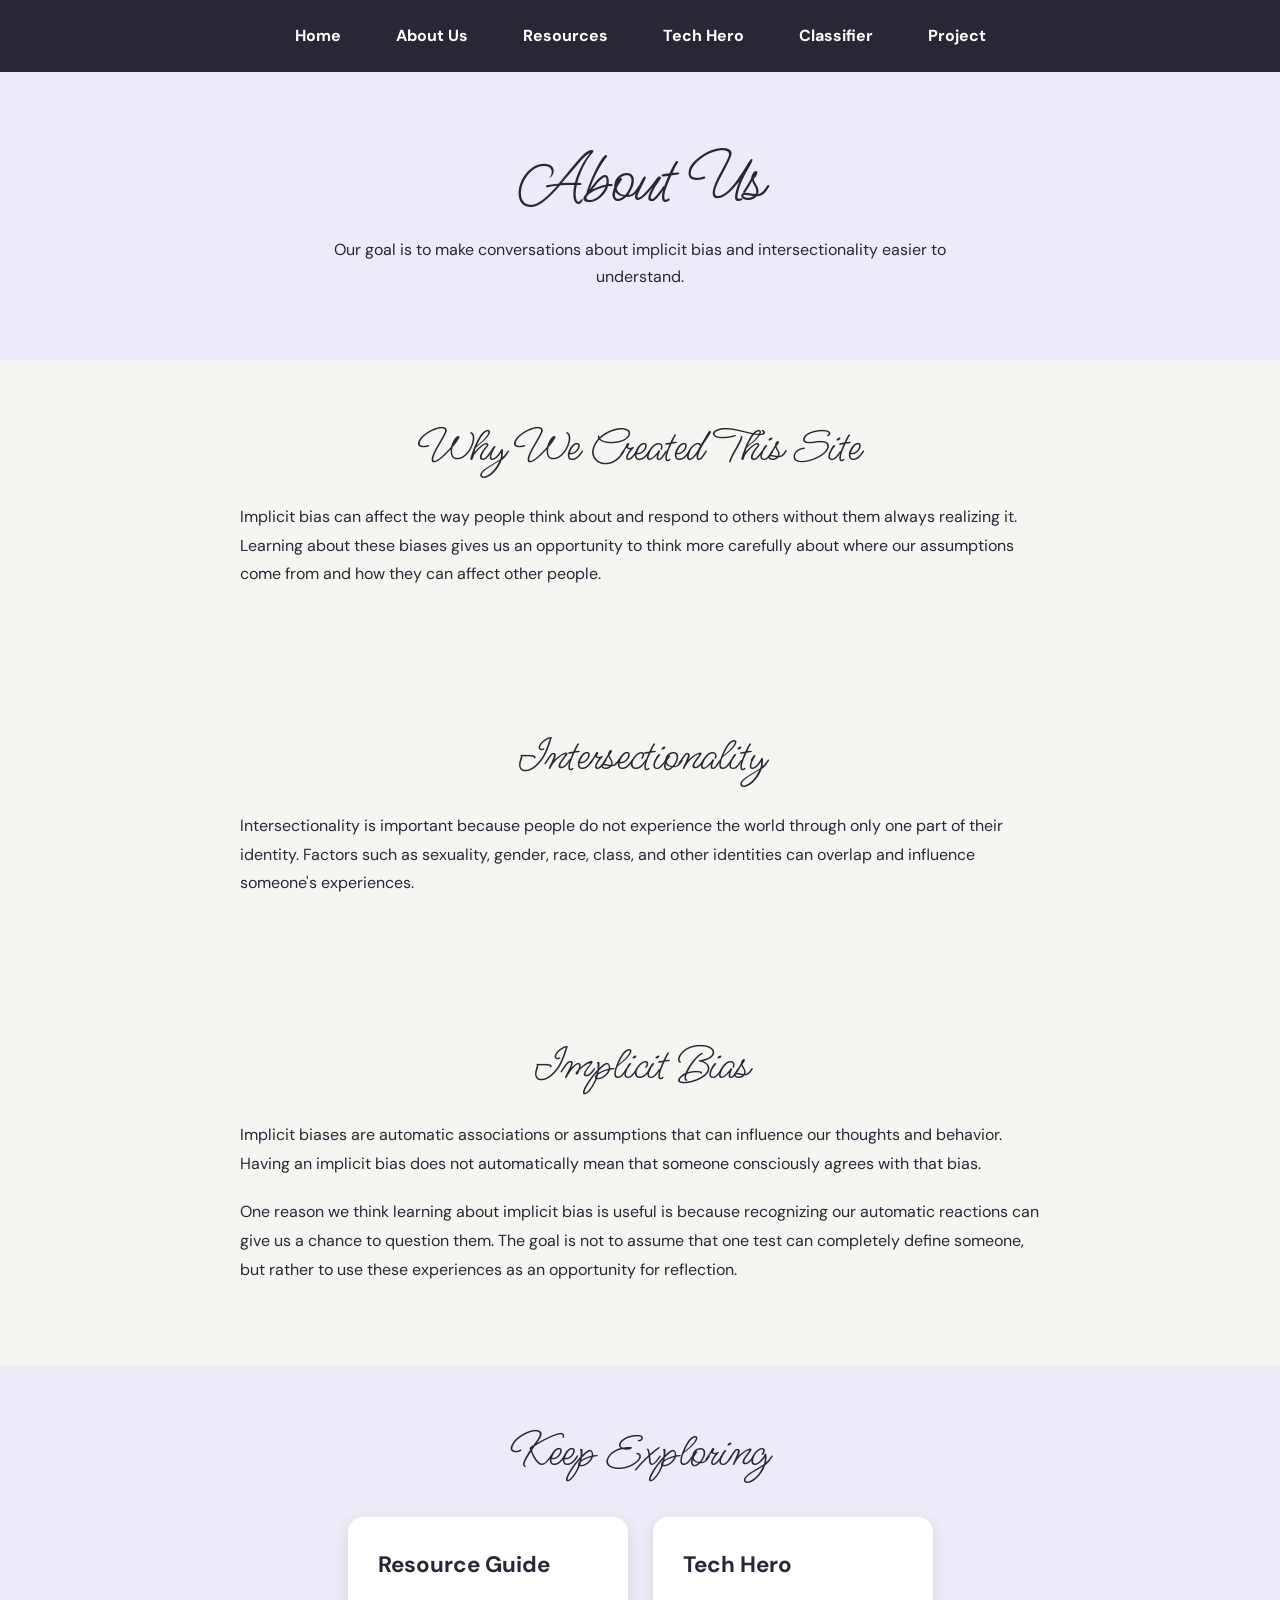
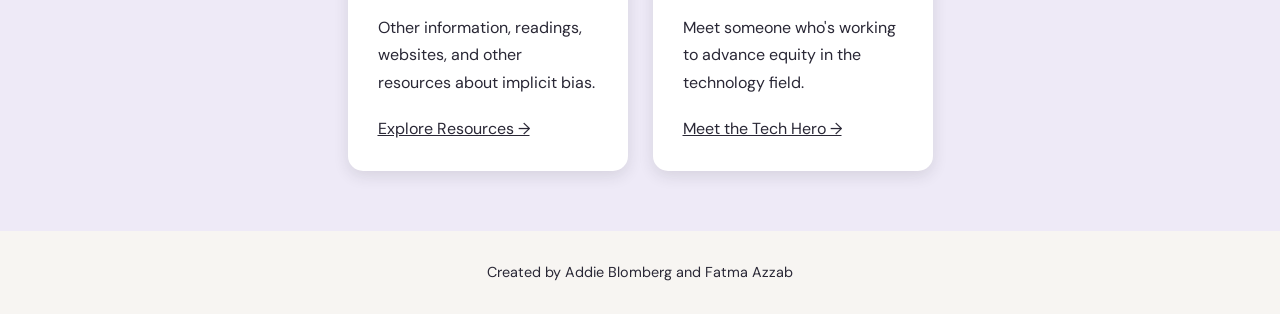
<file: about.html>
<!DOCTYPE html>
<html lang="en">

<head>
    <meta charset="UTF-8">
    <meta name="viewport" content="width=device-width, initial-scale=1.0">

    <title>About Us | Implicit Bias & Intersectionality</title>

    <!-- Addie Blomberg AB and Fatma Azzab FA
    This page uses the same external stylesheet as the rest of the website so that all pages have a consistent design. I kept the navigation structure the same as the home page so users can easily move between the different sections of the website. The content is divided into separate sections so that information is easier to read instead of placing everything into one large block of text. I used headings and paragraphs to create a clear information hierarchy. The page also uses cards to visually separate major ideas. This makes the page easier to scan for a college student who may be learning about implicit bias and intersectionality for the first time. I also included descriptive link text and kept the page structure simple so it can work with screen readers and different screen sizes. All visual styling is controlled through stylepage.css rather than using inline CSS.
    -->

    <link rel="preconnect" href="https://fonts.googleapis.com">
    <link rel="preconnect" href="https://fonts.gstatic.com" crossorigin>

    <link href="https://fonts.googleapis.com/css2?family=DM+Sans:wght@400;500;700&family=Ms+Madi&display=swap"
          rel="stylesheet">

    <link rel="stylesheet" href="css/styles.css">
</head>

<body>

    <!-- Main navigation -->
    <nav class="bg-dark">

        <ul class="list-reset nav-list">

            <li>
                <a href="index.html">Home</a>
            </li>

            <li>
                <a href="about.html">About Us</a>
            </li>

            <li>
                <a href="resources.html">Resources</a>
            </li>

            <li>
                <a href="techhero.html">Tech Hero</a>
            </li>

            <li>
                <a href="classifier.html">Classifier</a>
            </li>
            <li><a href="project.html">Project</a></li>

        </ul>

    </nav>


    <!-- Page heading -->
    <header class="page-header">

        <div class="content-wrap">

            <h1>
                About Us
            </h1>

            <p class="intro-text">
                Our goal is to make conversations about implicit bias and intersectionality easier to understand.
            </p>

        </div>

    </header>


    <main>

        <!-- About the project -->
        <section class="intro-section">

            <div class="content-wrap">

                <h2>
                    Why We Created This Site
                </h2>

                <p>
                    Implicit bias can affect the way people think about and respond to others without them always realizing it. Learning about these biases gives us an opportunity to think more carefully about where our assumptions come from and how they can affect other people.
                </p>

            </div>

        </section>


        <!-- Intersectionality -->
        <section class="intro-section">

            <div class="content-wrap">

                <h2>
                    Intersectionality
                </h2>

                <p>
                    Intersectionality is important because people do not experience the world through only one part of their identity. Factors such as sexuality, gender, race, class, and other identities can overlap and influence someone's experiences.
                </p>

            </div>

        </section>


        <!-- Implicit Bias -->
        <section class="intro-section">

            <div class="content-wrap">

                <h2>
                    Implicit Bias
                </h2>

                <p>
                    Implicit biases are automatic associations or assumptions that can influence our thoughts and behavior. Having an implicit bias does not automatically mean that someone consciously agrees with that bias.
                </p>

                <p>
                    One reason we think learning about implicit bias is useful is because recognizing our automatic reactions can give us a chance to question them. The goal is not to assume that one test can completely define someone, but rather to use these experiences as an opportunity for reflection.
                </p>

            </div>

        </section>


        <!-- Explore other pages -->
        <section class="page-links">

            <div class="content-wrap">

                <h2>
                    Keep Exploring
                </h2>

                <div class="page-cards">

                    <article class="page-card">
                        <h3>Resource Guide</h3>

                        <p>
                            Other information, readings, websites, and other resources about implicit bias.
                        </p>

                        <a href="resources.html">Explore Resources →</a>
                    </article>

                    <article class="page-card">
                        <h3>Tech Hero</h3>

                        <p>
                            Meet someone who's working to advance equity in the technology field.
                        </p>

                        <a href="techhero.html">Meet the Tech Hero →</a>
                    </article>

                </div>

            </div>

        </section>

    </main>


    <!-- Footer -->
    <footer class="bg-dark">

        <div class="content-wrap">

            <p>
                Created by Addie Blomberg and Fatma Azzab
            </p>

        </div>

    </footer>

</body>
</html>
</file>
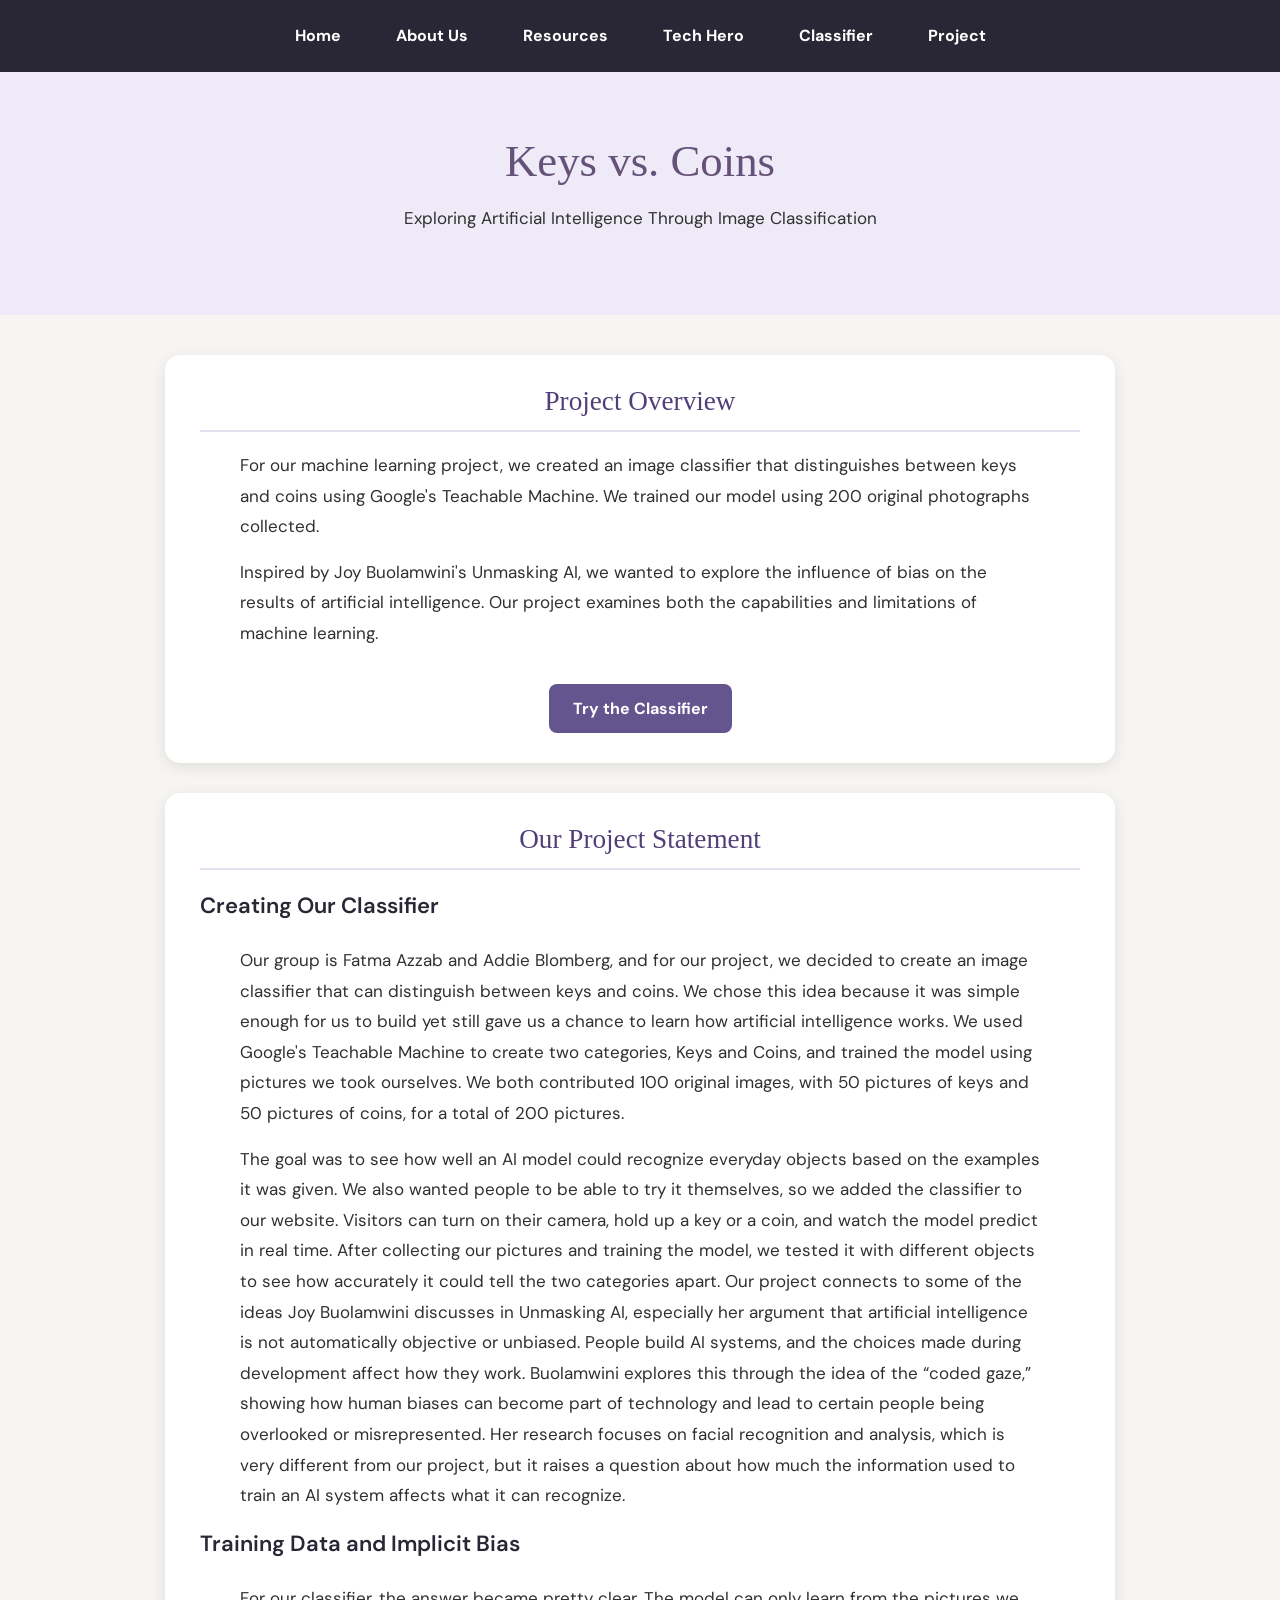
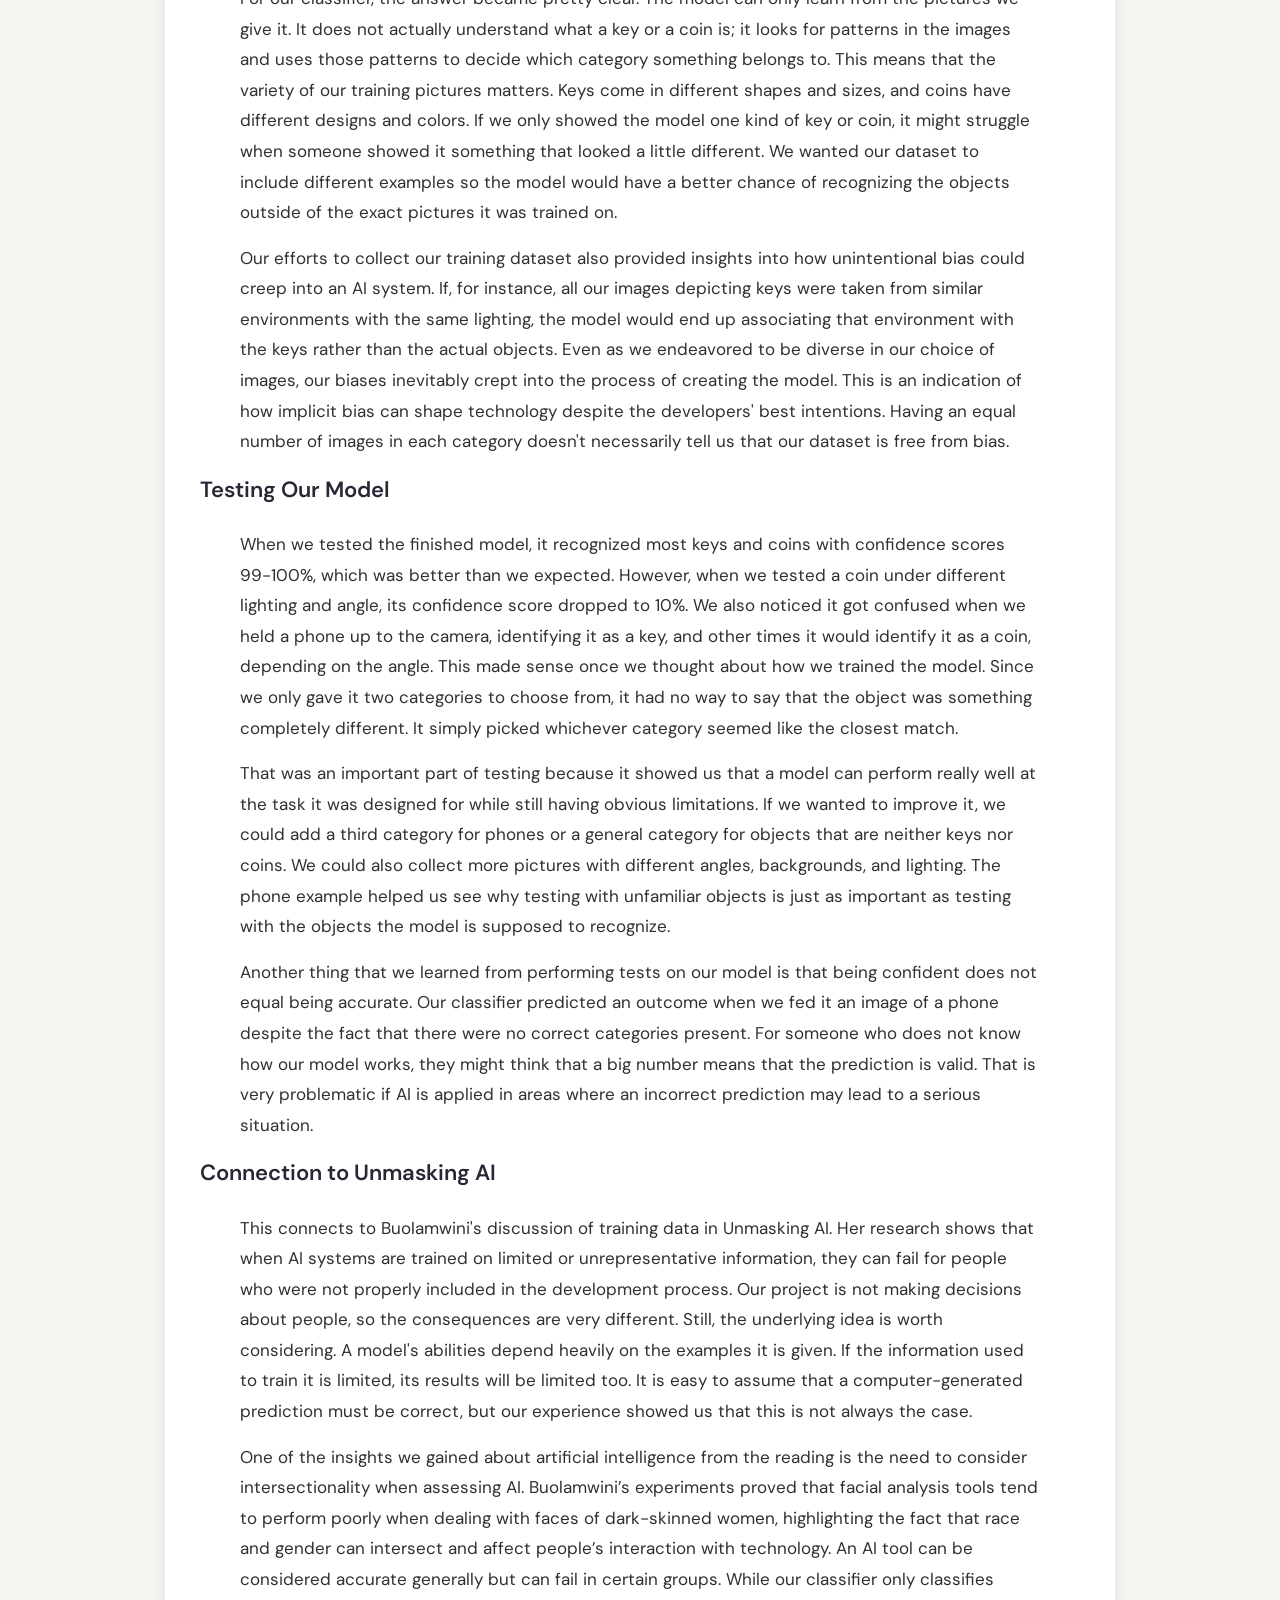
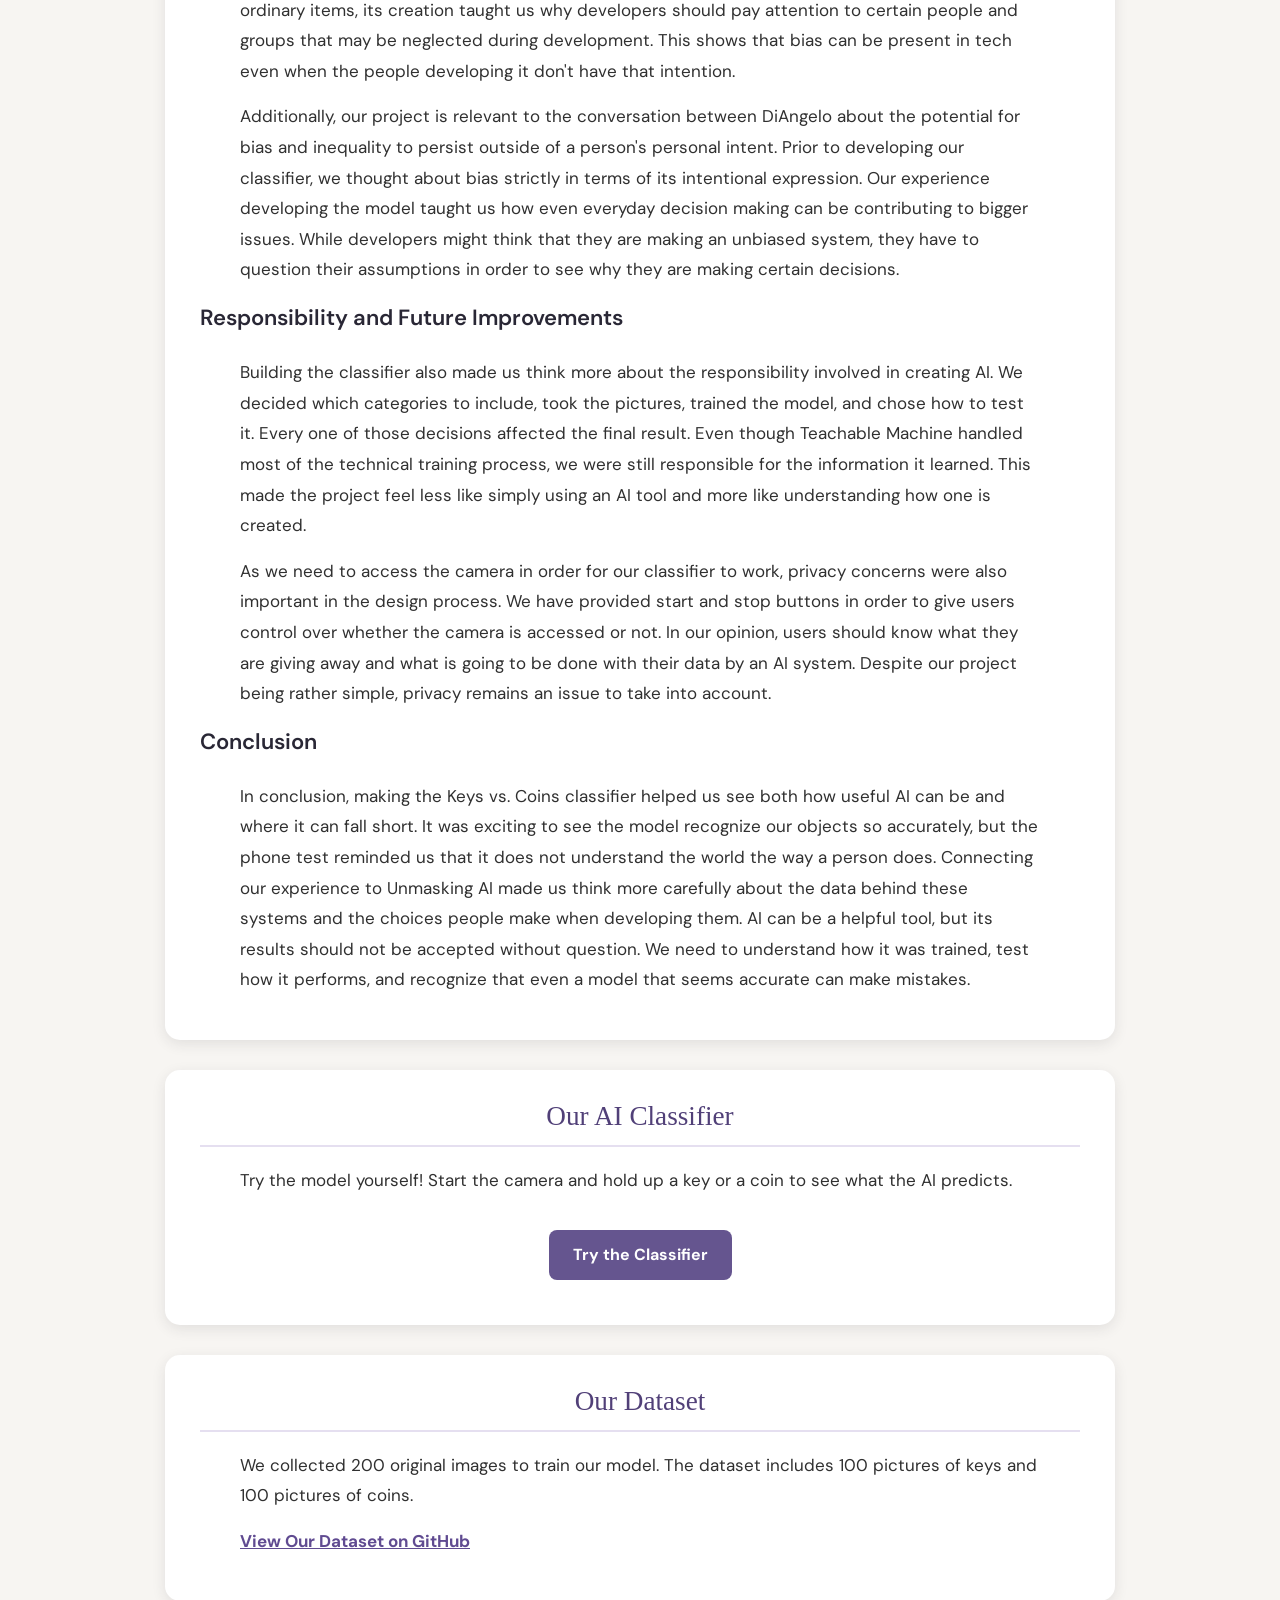
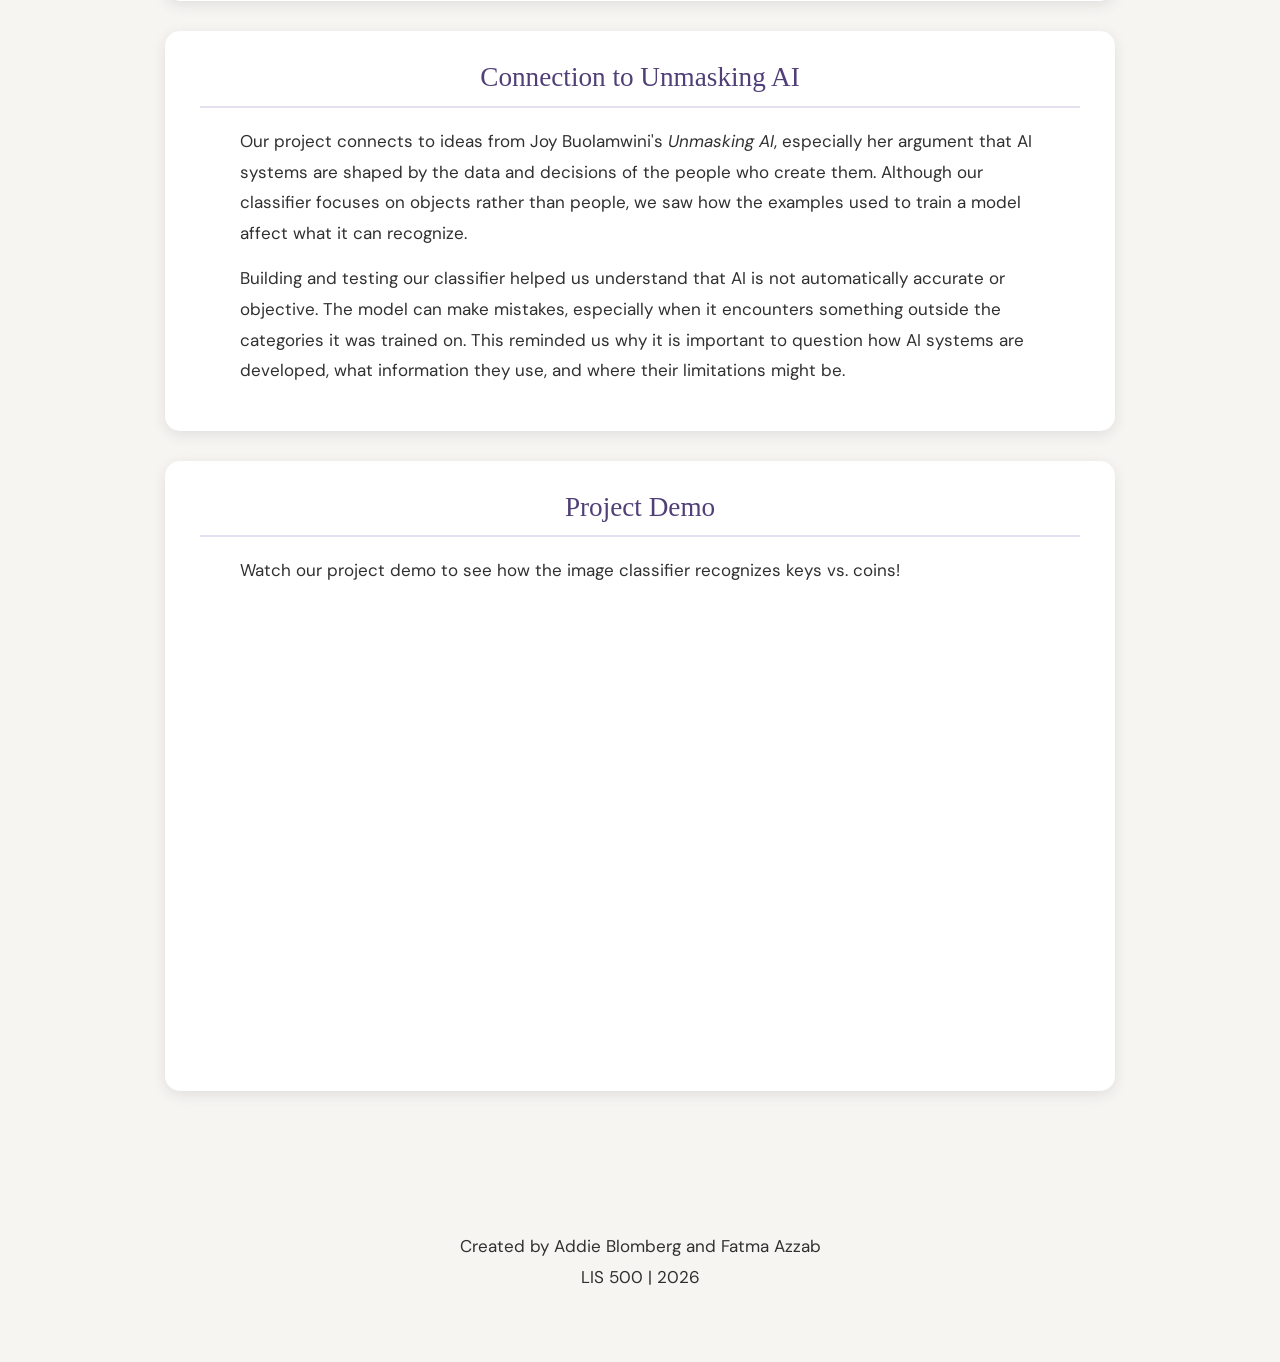
<file: project.html>
<!doctype html>
<html lang="en">
  <head>
    <meta charset="UTF-8" />
    <meta name="viewport" content="width=device-width, initial-scale=1.0" />
    <title>Keys vs. Coins | LIS 500 Project</title>
    <link rel="preconnect"
      href="https://fonts.googleapis.com">

<link rel="preconnect"
      href="https://fonts.gstatic.com"
      crossorigin>

<link href="https://fonts.googleapis.com/css2?family=DM+Sans:wght@400;500;700&family=Ms+Madi&display=swap"
      rel="stylesheet">
    <link rel="stylesheet" href="css/styles.css" />
  </head>

  <body class="project-page">
    <nav class="bg-dark">
    <ul class="list-reset nav-list">
        <li><a href="index.html">Home</a></li>
        <li><a href="about.html">About Us</a></li>
        <li><a href="resources.html">Resources</a></li>
        <li><a href="techhero.html">Tech Hero</a></li>
        <li><a href="classifier.html">Classifier</a></li>
        <li><a href="project.html">Project</a></li>
      </ul>
    </nav>

    <header class="page-header">
      <h1>Keys vs. Coins</h1>
      <p>Exploring Artificial Intelligence Through Image Classification</p>
    </header>

    <main class="content-wrap">
      <!-- Project overview -->
      <section class="intro-section">
        <h2>Project Overview</h2>

        <p>
          For our machine learning project, we created an image classifier that
          distinguishes between keys and coins using Google's Teachable Machine.
          We trained our model using 200 original photographs collected.
        </p>

        <p>
          Inspired by Joy Buolamwini's Unmasking AI, we wanted to explore the
          influence of bias on the results of artificial intelligence. Our
          project examines both the capabilities and limitations of machine
          learning.
        </p>
<div class="center-button">
    <a href="classifier.html" class="btn">
        Try the Classifier
    </a>
</div>
      </section>
      <section class="intro-section">
        <h2>Our Project Statement</h2>
        <h3>Creating Our Classifier</h3>
        <p>
          Our group is Fatma Azzab and Addie Blomberg, and for our project, we
          decided to create an image classifier that can distinguish between
          keys and coins. We chose this idea because it was simple enough for us
          to build yet still gave us a chance to learn how artificial
          intelligence works. We used Google's Teachable Machine to create two
          categories, Keys and Coins, and trained the model using pictures we
          took ourselves. We both contributed 100 original images, with 50
          pictures of keys and 50 pictures of coins, for a total of 200
          pictures.
        </p>

        <p>
          The goal was to see how well an AI model could recognize everyday
          objects based on the examples it was given. We also wanted people to
          be able to try it themselves, so we added the classifier to our
          website. Visitors can turn on their camera, hold up a key or a coin,
          and watch the model predict in real time. After collecting our
          pictures and training the model, we tested it with different objects
          to see how accurately it could tell the two categories apart. Our
          project connects to some of the ideas Joy Buolamwini discusses in
          Unmasking AI, especially her argument that artificial intelligence is
          not automatically objective or unbiased. People build AI systems, and
          the choices made during development affect how they work. Buolamwini
          explores this through the idea of the “coded gaze,” showing how human
          biases can become part of technology and lead to certain people being
          overlooked or misrepresented. Her research focuses on facial
          recognition and analysis, which is very different from our project,
          but it raises a question about how much the information used to train
          an AI system affects what it can recognize.
        </p>

        <h3>Training Data and Implicit Bias</h3>
        <p>
          For our classifier, the answer became pretty clear. The model can only
          learn from the pictures we give it. It does not actually understand
          what a key or a coin is; it looks for patterns in the images and uses
          those patterns to decide which category something belongs to. This
          means that the variety of our training pictures matters. Keys come in
          different shapes and sizes, and coins have different designs and
          colors. If we only showed the model one kind of key or coin, it might
          struggle when someone showed it something that looked a little
          different. We wanted our dataset to include different examples so the
          model would have a better chance of recognizing the objects outside of
          the exact pictures it was trained on.
        </p>

        <p>
            Our efforts to collect our training dataset also provided insights into 
            how unintentional bias could creep into an AI system. If, for instance, 
            all our images depicting keys were taken from similar environments with 
            the same lighting, the model would end up associating that environment 
            with the keys rather than the actual objects. Even as we endeavored to be 
            diverse in our choice of images, our biases inevitably crept into the 
            process of creating the model. This is an indication of how implicit bias 
            can shape technology despite the developers' best intentions. Having an equal
            number of images in each category doesn't necessarily tell us that our dataset
            is free from bias.
        </p>

        	<h3>Testing Our Model</h3>
        <p>
          When we tested the finished model, it recognized most keys and coins with confidence
          scores 99-100%, which was better than we expected. However, when we tested a coin
          under different lighting and angle, its confidence score dropped to 10%. We also noticed
          it got confused when we held a phone up to the camera, identifying it as a key, and other
          times it would identify it as a coin, depending on the angle. This made sense once we thought
          about how we trained the model. Since we only gave it two categories to choose from, it had
          no way to say that the object was something completely different. It simply picked whichever
          category seemed like the closest match.
        </p>

        <p>
          That was an important part of testing because it showed us that a
          model can perform really well at the task it was designed for while
          still having obvious limitations. If we wanted to improve it, we could
          add a third category for phones or a general category for objects that
          are neither keys nor coins. We could also collect more pictures with
          different angles, backgrounds, and lighting. The phone example helped
          us see why testing with unfamiliar objects is just as important as
          testing with the objects the model is supposed to recognize.
        </p>

        <p>
            Another thing that we learned from performing tests on our model is 
            that being confident does not equal being accurate. Our classifier 
            predicted an outcome when we fed it an image of a phone despite the 
            fact that there were no correct categories present. For someone who 
            does not know how our model works, they might think that a big number 
            means that the prediction is valid. That is very problematic if AI is 
            applied in areas where an incorrect prediction may lead to a serious situation.
        </p>
        	<h3>Connection to Unmasking AI</h3>
        <p>
          This connects to Buolamwini's discussion of training data in Unmasking
          AI. Her research shows that when AI systems are trained on limited or
          unrepresentative information, they can fail for people who were not
          properly included in the development process. Our project is not
          making decisions about people, so the consequences are very different.
          Still, the underlying idea is worth considering. A model's abilities
          depend heavily on the examples it is given. If the information used to
          train it is limited, its results will be limited too. It is easy to
          assume that a computer-generated prediction must be correct, but our
          experience showed us that this is not always the case.
        </p>

        <p>
            One of the insights we gained about artificial intelligence from the 
            reading is the need to consider intersectionality when assessing AI. 
            Buolamwini’s experiments proved that facial analysis tools tend to perform 
            poorly when dealing with faces of dark-skinned women, highlighting the 
            fact that race and gender can intersect and affect people’s interaction 
            with technology. An AI tool can be considered accurate generally but can 
            fail in certain groups. While our classifier only classifies ordinary items, 
            its creation taught us why developers should pay attention to certain people 
            and groups that may be neglected during development. This shows that bias can
            be present in tech even when the people developing it don't have that intention.
        </p>

        <p>
            Additionally, our project is relevant to the conversation between DiAngelo 
            about the potential for bias and inequality to persist outside of a person's 
            personal intent. Prior to developing our classifier, we thought about bias 
            strictly in terms of its intentional expression. Our experience developing 
            the model taught us how even everyday decision making can be contributing 
            to bigger issues. While developers might think that they are making an 
            unbiased system, they have to question their assumptions in order to see 
            why they are making certain decisions.
        </p>
        	<h3>Responsibility and Future Improvements</h3>
        <p>
          Building the classifier also made us think more about the
          responsibility involved in creating AI. We decided which categories to
          include, took the pictures, trained the model, and chose how to test
          it. Every one of those decisions affected the final result. Even
          though Teachable Machine handled most of the technical training
          process, we were still responsible for the information it learned.
          This made the project feel less like simply using an AI tool and more
          like understanding how one is created.
        </p>

        <p>
            As we need to access the camera in order for our classifier to work, 
            privacy concerns were also important in the design process. We have provided 
            start and stop buttons in order to give users control over whether the camera
             is accessed or not. In our opinion, users should know what they are giving 
             away and what is going to be done with their data by an AI system. Despite 
             our project being rather simple, privacy remains an issue to take into account.
        </p>
        <h3>Conclusion</h3>
        <p>
          In conclusion, making the Keys vs. Coins classifier helped us see both
          how useful AI can be and where it can fall short. It was exciting to
          see the model recognize our objects so accurately, but the phone test
          reminded us that it does not understand the world the way a person
          does. Connecting our experience to Unmasking AI made us think more
          carefully about the data behind these systems and the choices people
          make when developing them. AI can be a helpful tool, but its results
          should not be accepted without question. We need to understand how it
          was trained, test how it performs, and recognize that even a model
          that seems accurate can make mistakes.
        </p>
      </section>

      <section class="intro-section">
        <h2>Our AI Classifier</h2>
        <p>
          Try the model yourself! Start the camera and hold up a key or a coin
          to see what the AI predicts.
        </p>
        <p>
        <div class="center-button">
    <a href="classifier.html" class="btn">
        Try the Classifier
    </a>
</div>
        </p>
      </section>

      <section class="intro-section">
        <h2>Our Dataset</h2>
        <p>
          We collected 200 original images to train our model. The dataset
          includes 100 pictures of keys and 100 pictures of coins.
        </p>
        <p>
    <a href="https://github.com/ablomberg2/project2/tree/main/dataset"
       target="_blank" rel="noopener noreferrer">
        View Our Dataset on GitHub
    </a>
</p>
      </section>

      <section class="intro-section">
        <h2>Connection to Unmasking AI</h2>
        <p>
          Our project connects to ideas from Joy Buolamwini's
          <em>Unmasking AI</em>, especially her argument that AI systems are
          shaped by the data and decisions of the people who create them.
          Although our classifier focuses on objects rather than people, we saw
          how the examples used to train a model affect what it can recognize.
        </p>

        <p>
          Building and testing our classifier helped us understand that AI is
          not automatically accurate or objective. The model can make mistakes,
          especially when it encounters something outside the categories it was
          trained on. This reminded us why it is important to question how AI
          systems are developed, what information they use, and where their
          limitations might be.
        </p>
      </section>

      <section class="intro-section">
        <h2>Project Demo</h2>
        <p>Watch our project demo to see how the image classifier recognizes keys vs. coins!</p>
        <div class="video-container">
          <iframe
            src="https://www.youtube.com/embed/OA0pUgmFZNs"
            title="Keys vs. Coins Project Demonstration"
            allowfullscreen
          >
          </iframe>
        </div>
      </section>
    </main>

    <!-- Footer -->
<footer class="bg-dark">
    <div class="content-wrap">
        <p>Created by Addie Blomberg and Fatma Azzab</p>
        <p>LIS 500 | 2026</p>
    </div>
</footer>
  </body>
</html>
</file>
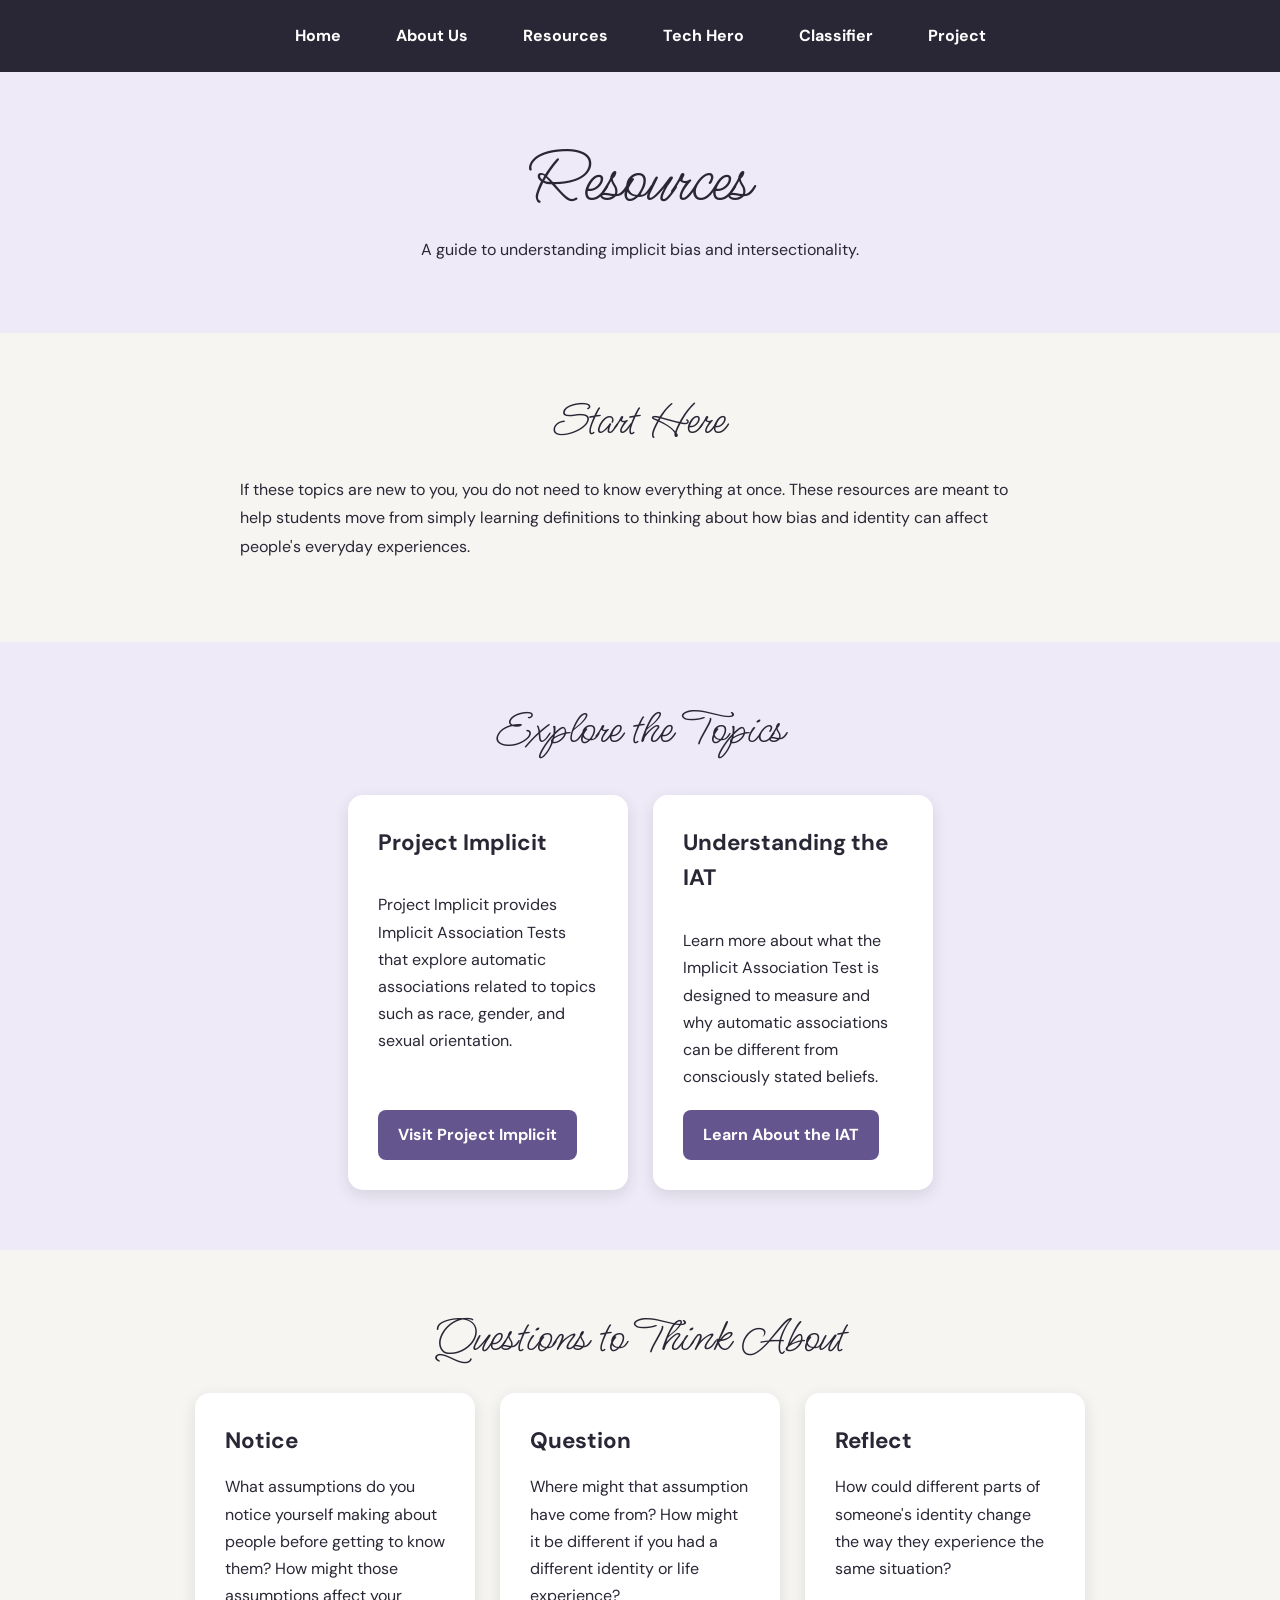
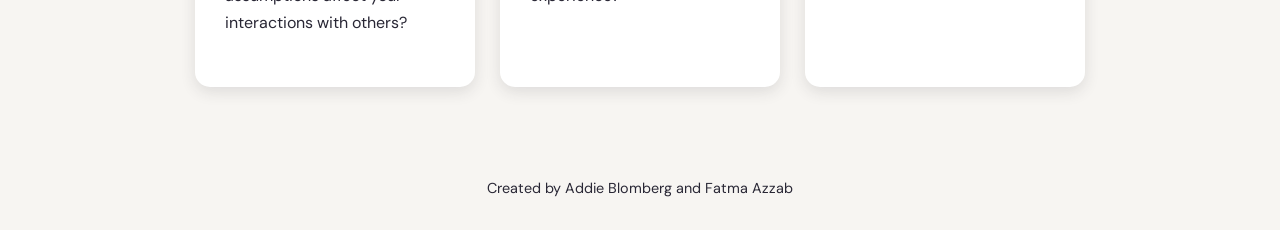
<file: resources.html>
<!DOCTYPE html>
<html lang="en">

<head>
    <meta charset="UTF-8">
    <meta name="viewport" content="width=device-width, initial-scale=1.0">

    <title>Resources | Implicit Bias & Intersectionality</title>

    <!-- Addie Blomberg AB and Fatma Azzab FA
    This page is designed like a small online resource guide for college students who are new to implicit bias and intersectionality. I used cards to separate different types of resources and make the page easier to scan. Each resource has a short explanation before the external link so visitors know what they are clicking before leaving the website. I kept the navigation and typography consistent with the other pages by using the same external stylesheet. The page includes resources about implicit bias, the Implicit Association Test, and intersectionality. I also included a reflection section because learning about these topics should involve thinking about how they connect to everyday experiences. The HTML uses semantic sections and descriptive headings to make the page easier to navigate. The CSS controls the appearance rather than using inline styles, which keeps the website organized and makes future changes easier.
    -->

    <link rel="preconnect" href="https://fonts.googleapis.com">
    <link rel="preconnect" href="https://fonts.gstatic.com" crossorigin>

    <link href="https://fonts.googleapis.com/css2?family=DM+Sans:wght@400;500;700&family=Ms+Madi&display=swap"
          rel="stylesheet">

    <link rel="stylesheet" href="css/styles.css">
</head>

<body>

    <!-- Main navigation -->
    <nav class="bg-dark">

        <ul class="list-reset nav-list">

            <li>
                <a href="index.html">Home</a>
            </li>

            <li>
                <a href="about.html">About Us</a>
            </li>

            <li>
                <a href="resources.html">Resources</a>
            </li>

            <li>
                <a href="techhero.html">Tech Hero</a>
            </li>

            <li>
                <a href="classifier.html">Classifier</a>
            </li>

            <li>
                <a href="project.html">Project</a>
            </li>

        </ul>

    </nav>


    <!-- Page introduction -->
    <header class="page-header">

        <div class="content-wrap">

            <h1>
                Resources
            </h1>

            <p class="intro-text">
                A guide to understanding implicit bias and intersectionality.
            </p>

        </div>

    </header>


    <main>

        <!-- Introduction -->
        <section class="intro-section">

            <div class="content-wrap">

                <h2>
                    Start Here
                </h2>

                <p>
                    If these topics are new to you, you do not need to know everything at once. These resources are meant to help students move from simply learning definitions to thinking about how bias and identity can affect people's everyday experiences.
                </p>

            </div>

        </section>


        <!-- Resource cards -->
        <section class="page-links">

            <div class="content-wrap">

                <h2>
                    Explore the Topics
                </h2>

                <div class="page-cards">

                    <article class="page-card">

                        <h3>
                            Project Implicit
                        </h3>

                        <p>
                            Project Implicit provides Implicit Association Tests that explore automatic associations related to topics such as race, gender, and sexual orientation.
                        </p>

                        <a class="btn"
                           href="https://implicit.harvard.edu/implicit/"
                           target="_blank"
                           rel="noopener noreferrer">
                            Visit Project Implicit
                        </a>

                    </article>


                    <article class="page-card">

                        <h3>
                            Understanding the IAT
                        </h3>

                        <p>
                            Learn more about what the Implicit Association Test is designed to measure and why automatic associations can be different from consciously stated beliefs.
                        </p>

                        <a class="btn"
                           href="https://implicit.harvard.edu/implicit/demo/background/index.jsp"
                           target="_blank"
                           rel="noopener noreferrer">
                            Learn About the IAT
                        </a>

                    </article>

                </div>

            </div>

        </section>


        <!-- Reflection questions -->
        <section class="intro-section">

            <div class="content-wrap">

                <h2>
                    Questions to Think About
                </h2>

                <div class="page-cards">

                    <article class="page-card">

                        <h3>
                            Notice
                        </h3>

                        <p>
                            What assumptions do you notice yourself making about people before getting to know them? How might those assumptions affect your interactions with others?
                        </p>

                    </article>


                    <article class="page-card">

                        <h3>
                            Question
                        </h3>

                        <p>
                            Where might that assumption have come from? How might it be different if you had a different identity or life experience?
                        </p>

                    </article>


                    <article class="page-card">

                        <h3>
                            Reflect
                        </h3>

                        <p>
                            How could different parts of someone's identity change the way they experience the same situation? 
                        </p>

                    </article>

                </div>

            </div>

        </section>

    </main>


    <!-- Footer -->
    <footer class="bg-dark">

        <div class="content-wrap">

            <p>
                Created by Addie Blomberg and Fatma Azzab
            </p>

        </div>

    </footer>

</body>
</html>
</file>
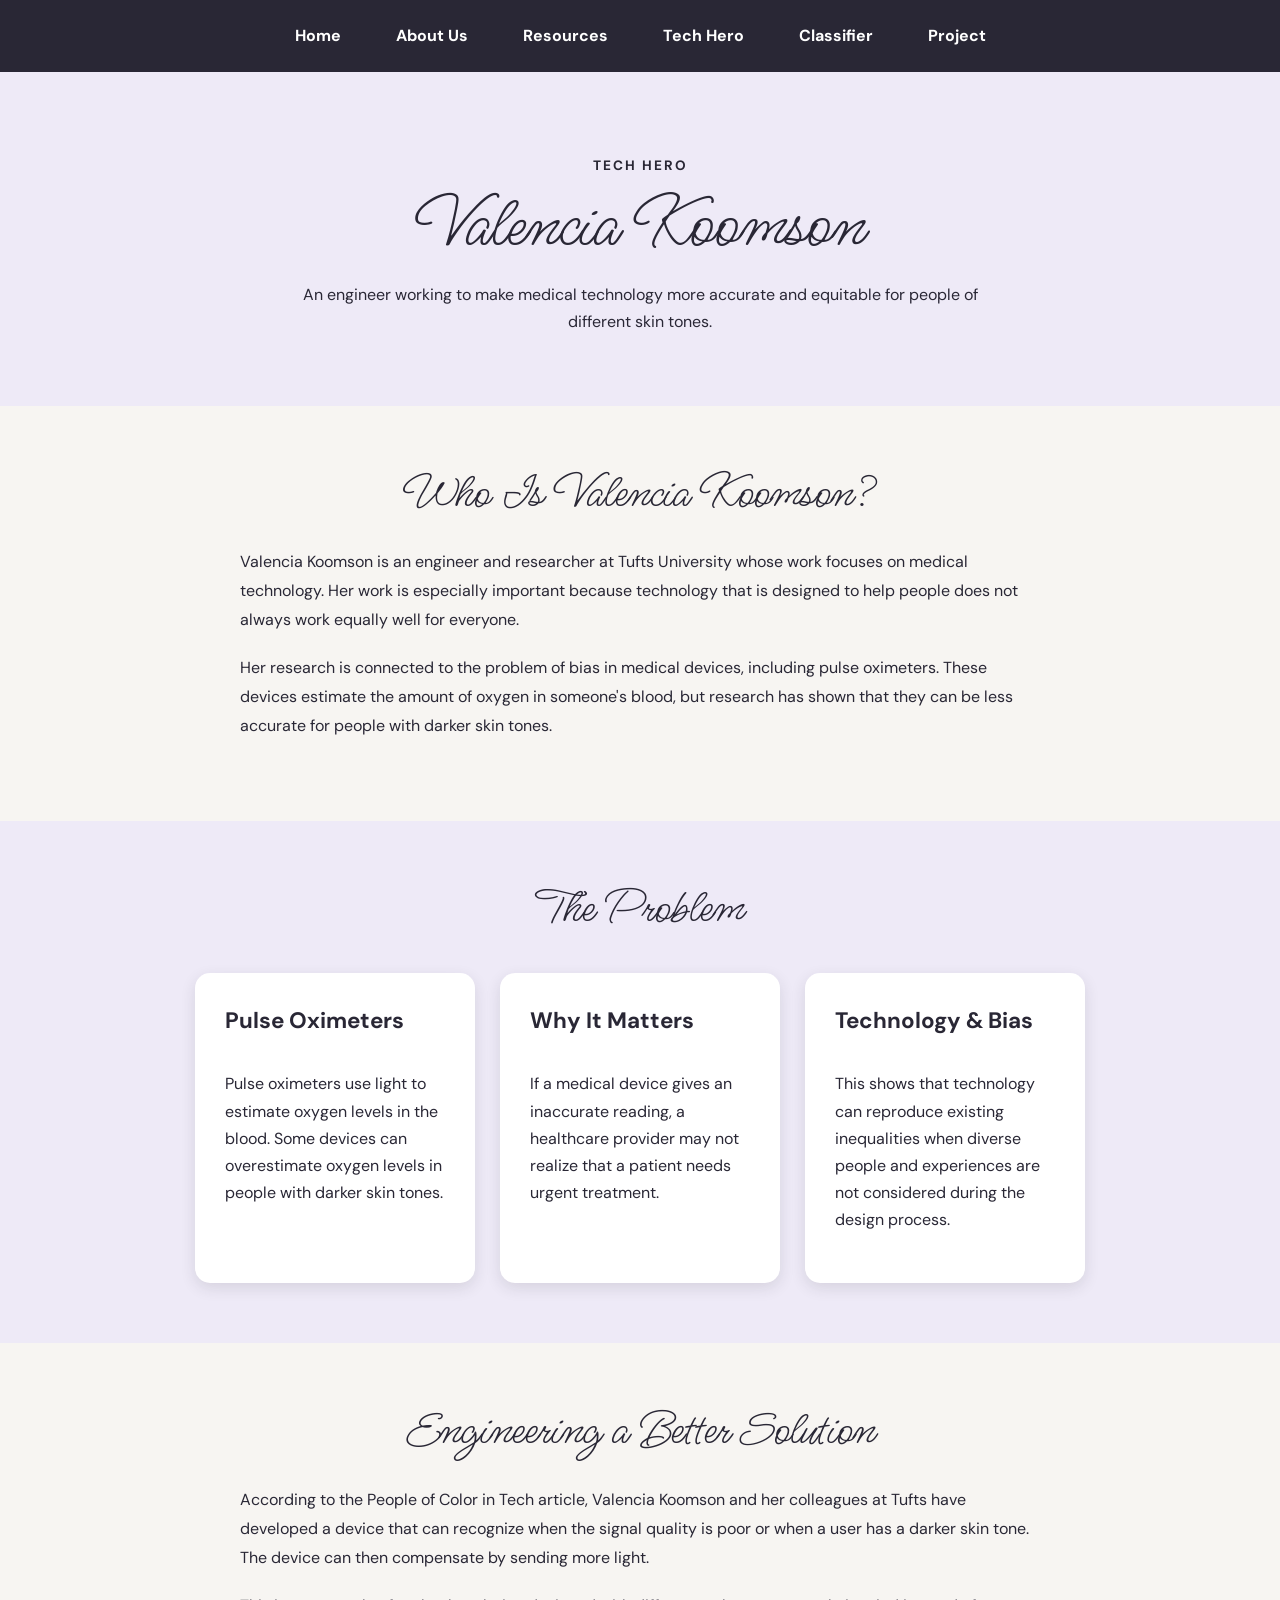
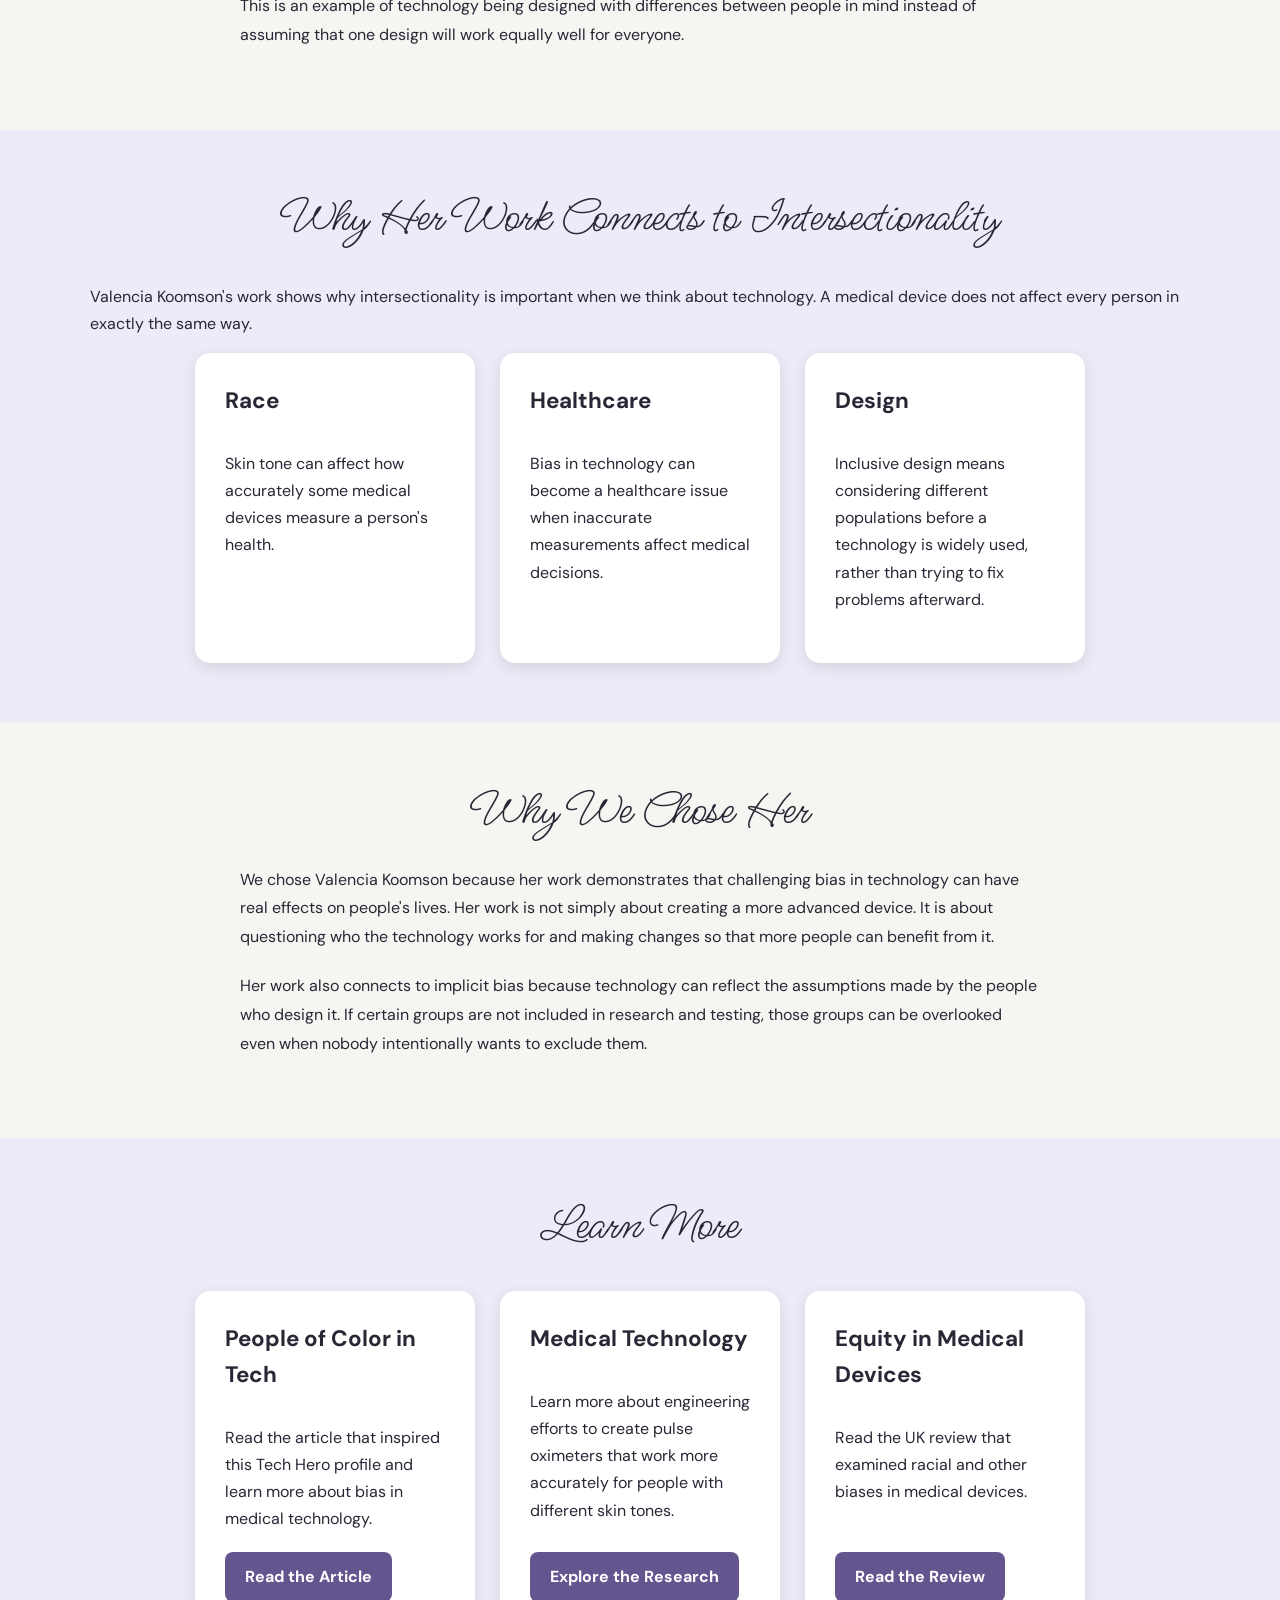
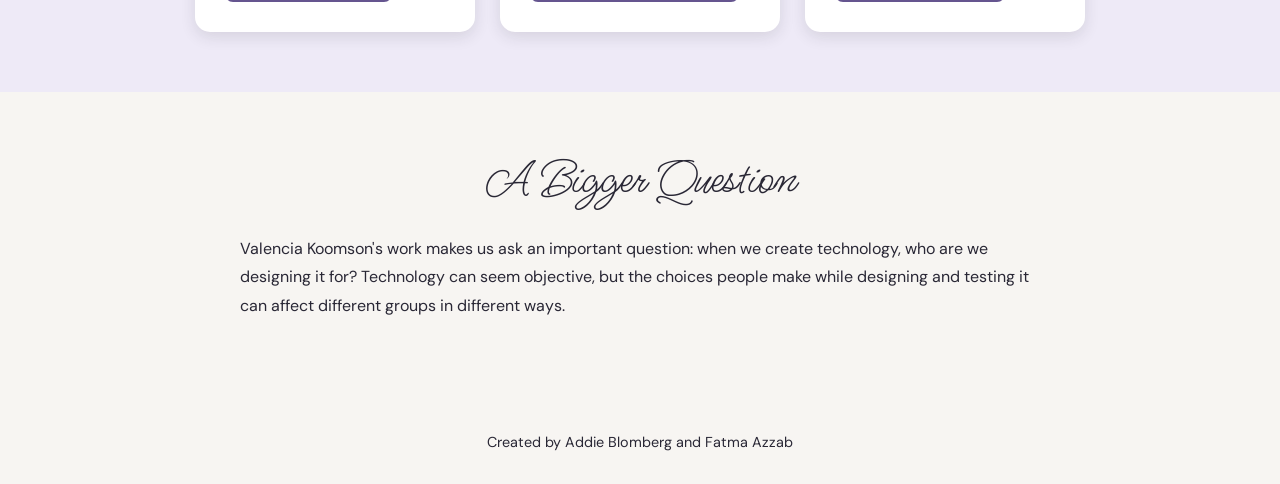
<file: techhero.html>
<!DOCTYPE html>
<html lang="en">

<head>
    <meta charset="UTF-8">
    <meta name="viewport" content="width=device-width, initial-scale=1.0">

    <title>Tech Hero | Valencia Koomson</title>

    <!-- Addie Blomberg AB and Fatma Azzab FA
    This page highlights Valencia Koomson because her engineering work connects technology, healthcare, race, and equity. I chose her instead of a more commonly known technology CEO because her work directly connects to the topics of implicit bias and intersectionality that are discussed throughout this website. The page uses the same external CSS stylesheet as the other pages so that the website has a consistent design. I organized the information into sections so visitors can easily understand who Valencia is, what problem her work addresses, and why her work matters. I also included external links so visitors can learn more about the medical technology discussed in the article. The page uses headings, paragraphs, and cards to create a clear visual hierarchy. Links open in a new tab so that visitors can return to this website easily. The page also uses semantic HTML and descriptive text to make the information easier to navigate.
    -->

    <link rel="preconnect" href="https://fonts.googleapis.com">
    <link rel="preconnect" href="https://fonts.gstatic.com" crossorigin>

    <link href="https://fonts.googleapis.com/css2?family=DM+Sans:wght@400;500;700&family=Ms+Madi&display=swap"
          rel="stylesheet">

    <link rel="stylesheet" href="css/styles.css">
</head>

<body>

    <!-- Main navigation -->
    <nav class="bg-dark">

        <ul class="list-reset nav-list">

            <li>
                <a href="index.html">Home</a>
            </li>

            <li>
                <a href="about.html">About Us</a>
            </li>

            <li>
                <a href="resources.html">Resources</a>
            </li>

            <li>
                <a href="techhero.html">Tech Hero</a>
            </li>

            <li>
                <a href="classifier.html">Classifier</a>
            </li>
            <li><a href="project.html">Project</a></li>

        </ul>

    </nav>


    <!-- Tech Hero introduction -->
    <header class="page-header">

        <div class="content-wrap">

            <p class="small-heading">
                TECH HERO
            </p>

            <h1>
                Valencia Koomson
            </h1>

            <p class="intro-text">
                An engineer working to make medical technology more accurate and equitable for people of different skin tones.
            </p>

        </div>

    </header>


    <main>

        <!-- Who is Valencia? -->
        <section class="intro-section">

            <div class="content-wrap">

                <h2>
                    Who Is Valencia Koomson?
                </h2>

                <p>
                    Valencia Koomson is an engineer and researcher at Tufts University whose work focuses on medical technology. Her work is especially important because technology that is designed to help people does not always work equally well for everyone.
                </p>

                <p>
                    Her research is connected to the problem of bias in medical devices, including pulse oximeters. These devices estimate the amount of oxygen in someone's blood, but research has shown that they can be less accurate for people with darker skin tones.
                </p>

            </div>

        </section>


        <!-- The problem -->
        <section class="page-links">

            <div class="content-wrap">

                <h2>
                    The Problem
                </h2>

                <div class="page-cards">

                    <article class="page-card">

                        <h3>
                            Pulse Oximeters
                        </h3>

                        <p>
                            Pulse oximeters use light to estimate oxygen levels in the blood. Some devices can overestimate oxygen levels in people with darker skin tones.
                        </p>

                    </article>


                    <article class="page-card">

                        <h3>
                            Why It Matters
                        </h3>

                        <p>
                            If a medical device gives an inaccurate reading, a healthcare provider may not realize that a patient needs urgent treatment.
                        </p>

                    </article>


                    <article class="page-card">

                        <h3>
                            Technology & Bias
                        </h3>

                        <p>
                            This shows that technology can reproduce existing inequalities when diverse people and experiences are not considered during the design process.
                        </p>

                    </article>

                </div>

            </div>

        </section>


        <!-- Valencia's work -->
        <section class="intro-section">

            <div class="content-wrap">

                <h2>
                    Engineering a Better Solution
                </h2>

                <p>
                    According to the People of Color in Tech article, Valencia Koomson and her colleagues at Tufts have developed a device that can recognize when the signal quality is poor or when a user has a darker skin tone. The device can then compensate by sending more light.
                </p>

                <p>
                    This is an example of technology being designed with differences between people in mind instead of assuming that one design will work equally well for everyone.
                </p>

            </div>

        </section>


        <!-- Intersectionality -->
        <section class="page-links">

            <div class="content-wrap">

                <h2>
                    Why Her Work Connects to Intersectionality
                </h2>

                <p class="intro-text">
                    Valencia Koomson's work shows why intersectionality is important when we think about technology. A medical device does not affect every person in exactly the same way.
                </p>

                <div class="page-cards">

                    <article class="page-card">

                        <h3>
                            Race
                        </h3>

                        <p>
                            Skin tone can affect how accurately some medical devices measure a person's health.
                        </p>

                    </article>


                    <article class="page-card">

                        <h3>
                            Healthcare
                        </h3>

                        <p>
                            Bias in technology can become a healthcare issue when inaccurate measurements affect medical decisions.
                        </p>

                    </article>


                    <article class="page-card">

                        <h3>
                            Design
                        </h3>

                        <p>
                            Inclusive design means considering different populations before a technology is widely used, rather than trying to fix problems afterward.
                        </p>

                    </article>

                </div>

            </div>

        </section>


        <!-- Why she is a Tech Hero -->
        <section class="intro-section">

            <div class="content-wrap">

                <h2>
                    Why We Chose Her
                </h2>

                <p>
                    We chose Valencia Koomson because her work demonstrates that challenging bias in technology can have real effects on people's lives. Her work is not simply about creating a more advanced device. It is about questioning who the technology works for and making changes so that more people can benefit from it.
                </p>

                <p>
                    Her work also connects to implicit bias because technology can reflect the assumptions made by the people who design it. If certain groups are not included in research and testing, those groups can be overlooked even when nobody intentionally wants to exclude them.
                </p>

            </div>

        </section>


        <!-- Learn more -->
        <section class="page-links">

            <div class="content-wrap">

                <h2>
                    Learn More
                </h2>

                <div class="page-cards">

                    <article class="page-card">

                        <h3>
                            People of Color in Tech
                        </h3>

                        <p>
                            Read the article that inspired this Tech Hero profile and learn more about bias in medical technology.
                        </p>

                        <a class="btn"
                           href="https://peopleofcolorintech.com/articles/experts-call-for-urgent-action-to-tackle-biases-in-medical-tech/"
                           target="_blank"
                           rel="noopener noreferrer">
                            Read the Article
                        </a>

                    </article>


                    <article class="page-card">

                        <h3>
                            Medical Technology
                        </h3>

                        <p>
                            Learn more about engineering efforts to create pulse oximeters that work more accurately for people with different skin tones.
                        </p>

                        <a class="btn"
                           href="https://www.technologyreview.com/2024/02/09/1087956/engineering-better-pulse-oximeters/"
                           target="_blank"
                           rel="noopener noreferrer">
                            Explore the Research
                        </a>

                    </article>


                    <article class="page-card">

                        <h3>
                            Equity in Medical Devices
                        </h3>

                        <p>
                            Read the UK review that examined racial and other biases in medical devices.
                        </p>

                        <a class="btn"
                           href="https://www.gov.uk/government/publications/equity-in-medical-devices-independent-review-final-report"
                           target="_blank"
                           rel="noopener noreferrer">
                            Read the Review
                        </a>

                    </article>

                </div>

            </div>

        </section>


        <!-- Final reflection -->
        <section class="intro-section">

            <div class="content-wrap">

                <h2>
                    A Bigger Question
                </h2>

                <p class="intro-text">
                    Valencia Koomson's work makes us ask an important question: when we create technology, who are we designing it for? Technology can seem objective, but the choices people make while designing and testing it can affect different groups in different ways.
                </p>

            </div>

        </section>

    </main>


    <!-- Footer -->
    <footer class="bg-dark">

        <div class="content-wrap">

            <p>
                Created by Addie Blomberg and Fatma Azzab
            </p>

        </div>

    </footer>

</body>
</html>
</file>
<file: css/styles.css>
/*
    Addie Blomberg AB and Fatma Azzab FA

    This stylesheet controls the design of every page in the website. I used one external stylesheet so that the pages have a consistent appearance and so that changes to colors, spacing, fonts, and layout can be made in one place. The design is based on the original portfolio template but has been changed to fit an educational website about implicit bias and intersectionality. I kept the original idea of a dark navigation bar and decorative heading font while creating new cards and sections for the new content. CSS variables are used for the main colors so the color scheme can be changed easily. Flexbox is used for the navigation and page cards so that the layout can adjust to different screen sizes. A media query is included at the bottom so the cards become easier to read on smaller screens. I also included hover and focus effects for buttons to make links easier to identify. The stylesheet does not rely on inline CSS, which keeps the HTML cleaner and makes the design easier to maintain.
*/


/* --------------------------------------------------
   COLOR VARIABLES
   -------------------------------------------------- */

:root {
    --darkgray: #292735;
    --light: #f7f5f2;
    --primary: #65558f;
    --primary-light: #eeeaf7;
    --text: #292735;
}


/* --------------------------------------------------
   BASIC RESET
   -------------------------------------------------- */

* {
    box-sizing: border-box;
}

html {
    scroll-behavior: smooth;
}

body {
    margin: 0;
    font-family: "DM Sans", sans-serif;
    color: var(--text);
    background: var(--light);
    line-height: 1.6;
}


/* --------------------------------------------------
   GENERAL ELEMENTS
   -------------------------------------------------- */

img {
    max-width: 100%;
    height: auto;
}

a {
    color: inherit;
}

h1,
h2,
h3 {
    margin-top: 0;
}

h1,
h2 {
    font-family: "Ms Madi", cursive;
    font-weight: 400;
}

h1 {
    font-size: 4.5rem;
    line-height: 1.1;
}

h2 {
    font-size: 3rem;
    line-height: 1.2;
}

h3 {
    font-size: 1.4rem;
}

p {
    font-size: 1rem;
}


/* --------------------------------------------------
   UTILITY CLASSES
   -------------------------------------------------- */

.list-reset {
    list-style: none;
    margin: 0;
    padding: 0;
}

.content-wrap {
    width: 90%;
    max-width: 1100px;
    margin: 0 auto;
}


/* --------------------------------------------------
   NAVIGATION
   -------------------------------------------------- */

nav {
    width: 100%;
    background: var(--darkgray);
    color: white;
    padding: 18px 20px;
    position: relative;
    z-index: 10;
}

.nav-list {
    list-style: none;
    margin: 0;
    padding: 0;

    display: flex;
    flex-direction: row;
    justify-content: center;
    align-items: center;

    gap: 35px;
}

.nav-list li {
    display: block;
    margin: 0;
    padding: 0;
}

.nav-list a {
    display: block;
    color: white;
    text-decoration: none;
    font-weight: 700;
    padding: 5px 10px;
    transition: 0.2s ease;
}

.nav-list a:hover,
.nav-list a:focus {
    color: #ddd5f0;
}


/* --------------------------------------------------
   HOME PAGE HEADER
   -------------------------------------------------- */

.home-header {
    display: block;
    position: relative;
    min-height: 75vh;
    background-image:
        linear-gradient(
            rgba(41, 39, 53, 0.55),
            rgba(41, 39, 53, 0.55)
        ),
        url("images/bg-bookshelf.jpg");

    background-size: cover;
    background-position: center;

    text-align: center;
    color: white;

    padding: 0 20px 80px 20px;
}

.home-header nav {
    width: calc(100% + 40px);
    margin-left: -20px;
}

.home-content {
    max-width: 850px;
    margin: 0 auto;
    padding-top: 100px;
}


/* --------------------------------------------------
   SMALL HEADINGS
   -------------------------------------------------- */

.small-heading {
    font-weight: 700;
    letter-spacing: 2px;
    font-size: 0.85rem;
    margin-bottom: 10px;
}


/* --------------------------------------------------
   BUTTONS
   -------------------------------------------------- */

.btn {
    display: inline-block;
    background: var(--primary);
    color: white;
    padding: 12px 20px;
    border-radius: 8px;
    text-decoration: none;
    font-weight: 700;
    transition: 0.2s ease;
}

.btn:hover,
.btn:focus {
    transform: translateY(-2px);
    opacity: 0.9;
}

.btn-light {
    background: white;
    color: var(--primary);
}


/* --------------------------------------------------
   PAGE HEADERS
   -------------------------------------------------- */

.page-header {
    background: var(--primary-light);
    padding: 70px 20px;
    text-align: center;
}

.page-header h1 {
    margin-bottom: 15px;
}

.page-header .intro-text {
    max-width: 700px;
    margin: 0 auto;
}


/* --------------------------------------------------
   INTRODUCTION SECTIONS
   -------------------------------------------------- */

.intro-section {
    background: var(--light);
    padding: 60px 20px;
}

.intro-section h2 {
    text-align: center;
    margin-bottom: 25px;
}

.intro-section p {
    max-width: 800px;
    margin: 0 auto 20px auto;
    line-height: 1.8;
}

.intro-text {
    line-height: 1.7;
}


/* --------------------------------------------------
   PAGE LINK SECTIONS
   -------------------------------------------------- */

.page-links {
    background: var(--primary-light);
    padding: 60px 20px;
}

.page-links h2 {
    text-align: center;
    margin-bottom: 35px;
}


/* --------------------------------------------------
   CARDS
   -------------------------------------------------- */

.page-cards {
    display: flex;
    flex-wrap: wrap;
    justify-content: center;
    gap: 25px;
}

.page-card {
    background: white;
    border-radius: 15px;
    padding: 30px;
    width: 280px;

    box-shadow:
        0 5px 15px rgba(41, 39, 53, 0.12);

    display: flex;
    flex-direction: column;
}

.page-card h3 {
    margin-bottom: 15px;
}

.page-card p {
    line-height: 1.7;
    margin-bottom: 20px;
}

.page-card .btn {
    margin-top: auto;
    align-self: flex-start;
}


/* --------------------------------------------------
   FOOTER
   -------------------------------------------------- */

footer {
    padding: 30px 20px;
    text-align: center;
}

footer p {
    margin: 0;
    font-size: 0.9rem;
}


/* --------------------------------------------------
   RESPONSIVE DESIGN
   -------------------------------------------------- */

@media (max-width: 750px) {

    h1 {
        font-size: 3.5rem;
    }

    h2 {
        font-size: 2.5rem;
    }

    .nav-list {
        flex-direction: column;
        gap: 12px;
    }

    .home-header {
        min-height: 65vh;
        padding: 60px 20px;
    }

    .page-header {
        padding: 50px 20px;
    }

    .intro-section,
    .page-links {
        padding: 45px 20px;
    }

    .page-card {
        width: 100%;
        max-width: 400px;
    }

}


/* --------------------------------------------------
   KEYS VS. COINS CLASSIFIER
   -------------------------------------------------- */

.classifier-content h2 {
    text-align: center;
    margin-bottom: 35px;
}

.classifier-card {
    background: white;
    border-radius: 15px;
    padding: 30px;
    max-width: 650px;
    margin: 0 auto;
    text-align: center;
    box-shadow: 0 5px 15px rgba(41, 39, 53, 0.12);
}

.classifier-buttons {
    display: flex;
    justify-content: center;
    flex-wrap: wrap;
    gap: 12px;
    margin: 20px 0;
}

.classifier-card button {
    border: none;
    font-family: inherit;
    font-size: 1rem;
    cursor: pointer;
}

.classifier-card button:disabled {
    opacity: 0.6;
    cursor: wait;
}

#webcam-container {
    margin: 20px auto;
}

#webcam-container canvas {
    display: block;
    max-width: 100%;
    height: auto;
    margin: 0 auto;
    border-radius: 10px;
}

.classifier-card h3 {
    margin-top: 25px;
}

.prediction {
    background: var(--primary-light);
    border-radius: 8px;
    padding: 12px;
    margin: 10px 0;
    font-weight: 700;
}

#error-message {
    color: #a32626;
    margin-top: 15px;
}

@media (max-width: 600px) {
    .classifier-card {
        padding: 20px;
    }
}


/* --------------------------------------------------
   KEYS VS. COINS PROJECT PAGE
   -------------------------------------------------- */

.project-page .page-header {
    padding: 65px 20px;
}

.project-page .page-header h1 {
    font-size: 2.8rem;
    margin-bottom: 12px;
}

.project-page .content-wrap {
    max-width: 1000px;
    margin: 0 auto;
    padding: 40px 25px;
}

.project-page .intro-section {
    background: white;
    padding: 30px 35px;
    margin-bottom: 30px;
    border-radius: 15px;
    box-shadow: 0 4px 14px rgba(41, 39, 53, 0.10);
}

.project-page .intro-section h2 {
    color: #514078;
    font-size: 1.7rem;
    margin-bottom: 18px;
    border-bottom: 2px solid #e5dff0;
    padding-bottom: 12px;
}

.project-page .intro-section p {
    line-height: 1.8;
    margin-bottom: 15px;
}

.project-page .intro-section a:not(.btn) {
    color: #604b91;
    font-weight: 700;
    text-decoration: underline;
}

.project-page .intro-section a:not(.btn):hover {
    color: #9276bd;
}

.project-page .btn {
    display: inline-block;
    margin-top: 10px;
    padding: 12px 24px;
    border-radius: 8px;
    text-decoration: none !important;
    transition: background 0.2s ease;
}

.project-page .btn:hover {
    opacity: 0.85;
}

@media (max-width: 600px) {
    .project-page .intro-section {
        padding: 22px;
    }

    .project-page .page-header h1 {
        font-size: 2.1rem;
    }
}
/* Responsive project demonstration video */
.video-container {
    width: 100%;
    max-width: 800px;
    margin: 25px auto 0;
}

.video-container iframe {
    display: block;
    width: 100%;
    aspect-ratio: 16 / 9;
    height: auto;
    border: none;
    border-radius: 10px;
}

.center-button {
    display: flex;
    justify-content: center;
    margin-top: 25px;
}

.project-page h1,
.project-page h2 {
    font-family: Georgia, serif;
    font-weight: 500;
    color: #655278;
}

.project-page h1 {
    font-size: 42px;
}

.project-page h2 {
    font-size: 28px;
}

.project-page p {
    font-family: 'DM Sans', sans-serif;
    font-size: 17px;
    line-height: 1.8;
    color: #303030;
}

.project-page h3 {
    font-family: 'DM Sans', sans-serif;
    font-size: 22px;
    font-weight: 600;
}
.model-note {
    background-color: #f3eff8;
    border-left: 4px solid #8974a5;
    padding: 15px;
    margin: 20px auto;
    border-radius: 6px;
    font-size: 14px;
    line-height: 1.6;
    color: #4a4055;
    text-align: left;
}
</file>
